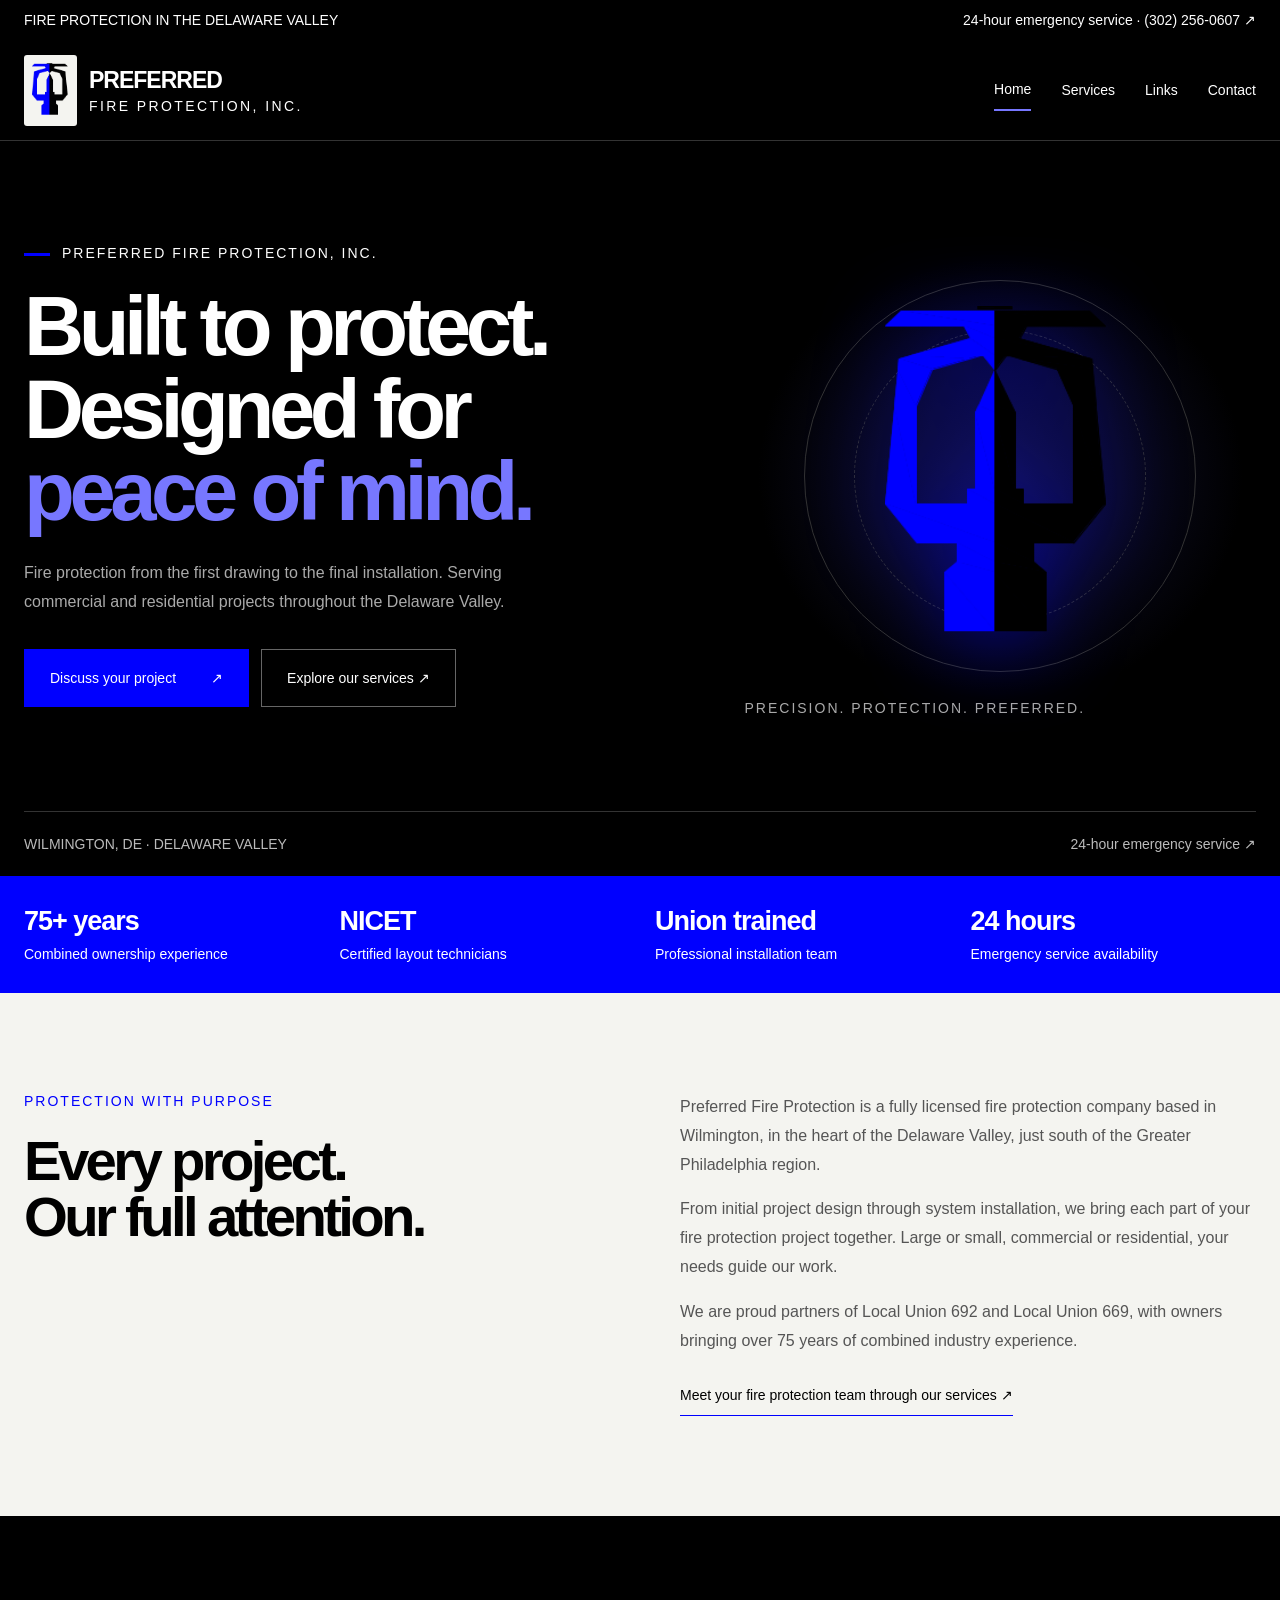
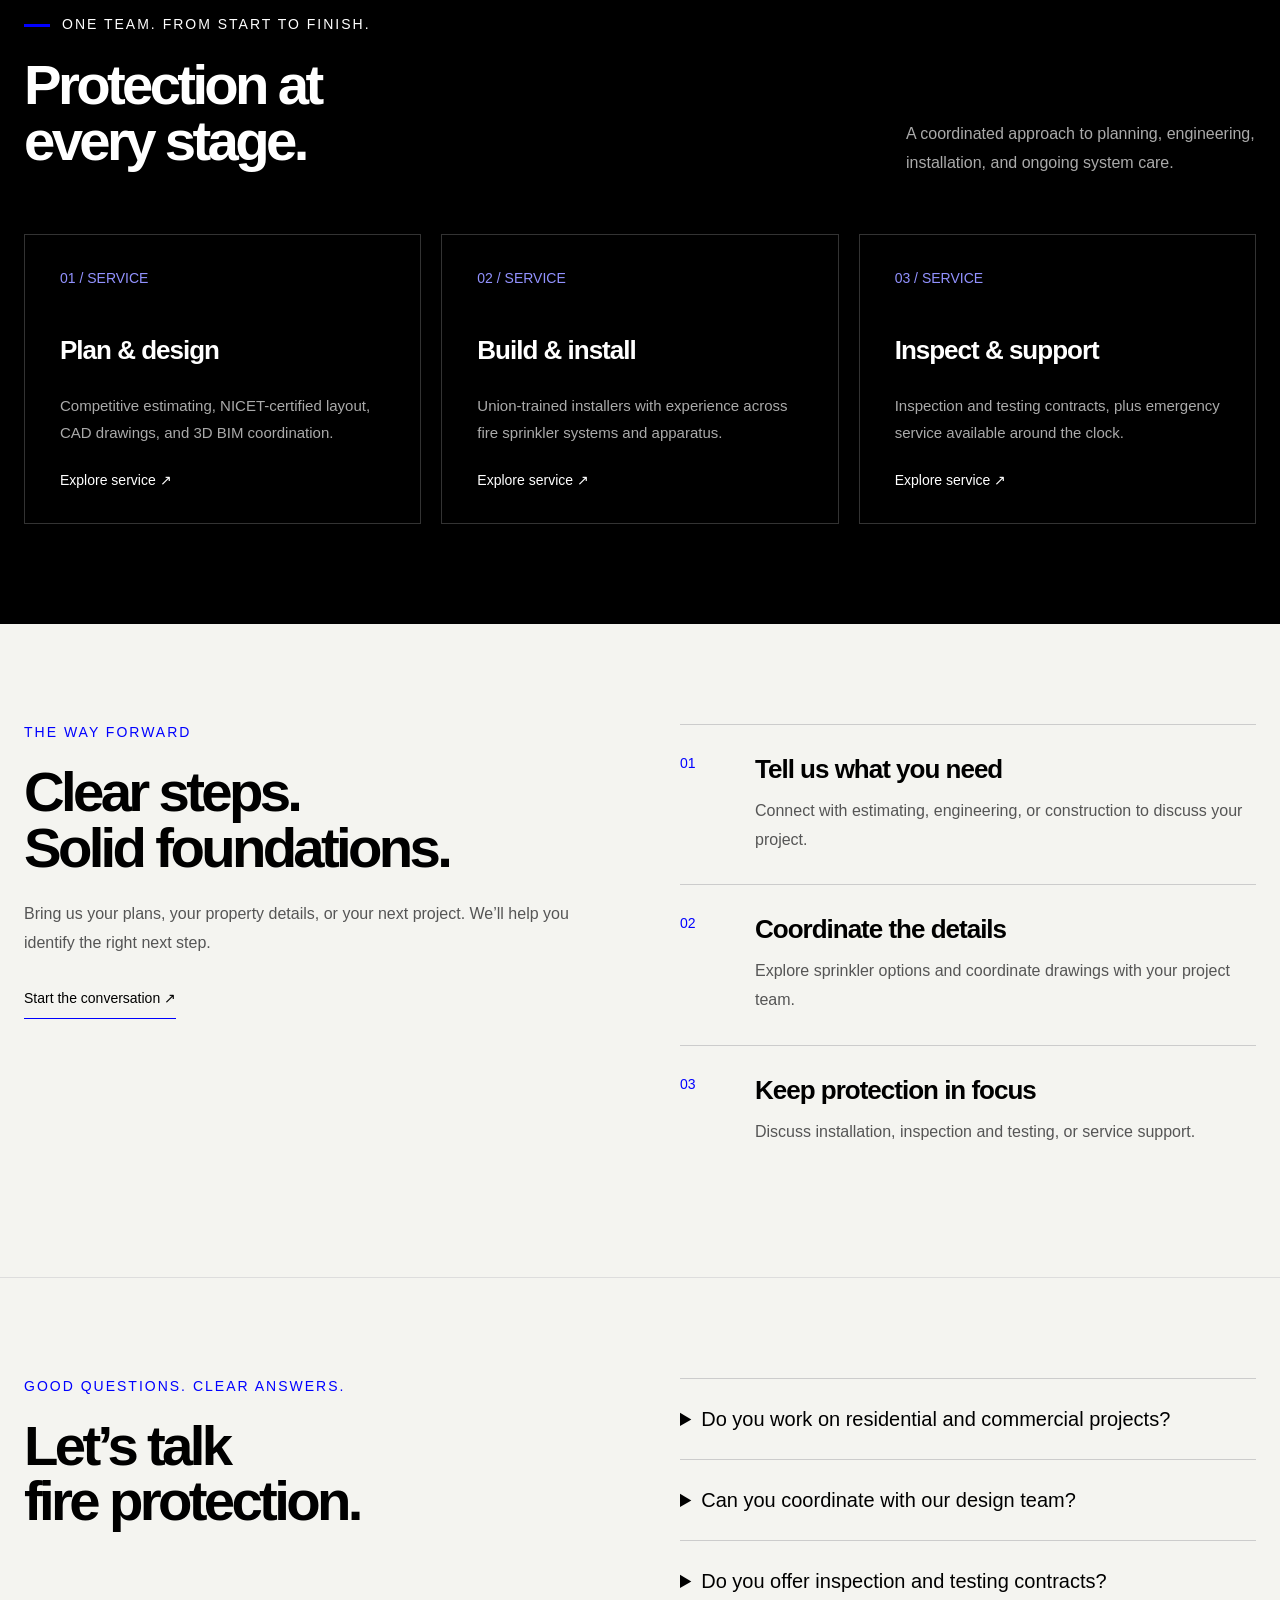
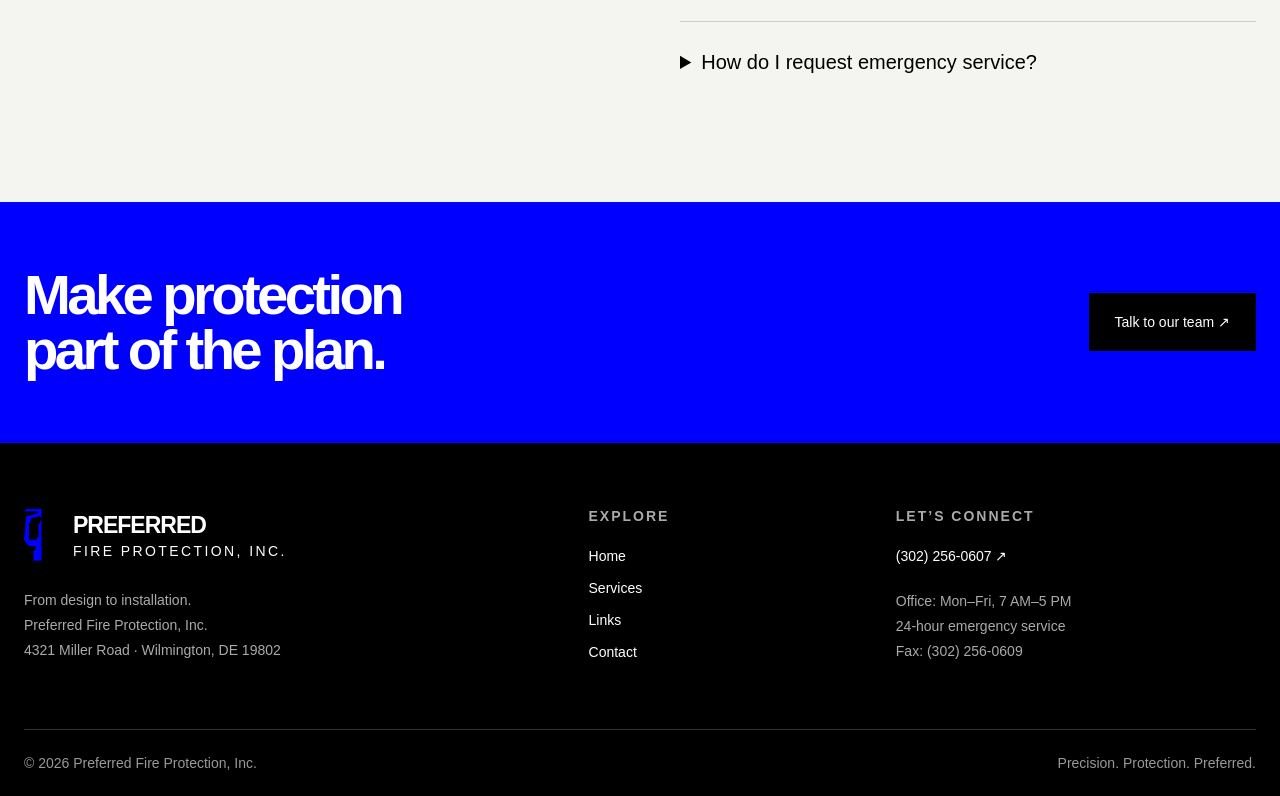
<file: index.html>
<!doctype html><html lang="en"><head><meta charset="utf-8"><meta name="viewport" content="width=device-width,initial-scale=1"><meta name="theme-color" content="#000000"><title>Home | Preferred Fire Protection</title><meta name="description" content="Preferred Fire Protection in Wilmington, Delaware. Fire sprinkler design, installation, inspection, testing and 24-hour emergency service."><link rel="icon" href="assets/sprinklerPic3.png"><link rel="stylesheet" href="style.css"><script defer src="app.js"></script><script defer src="./preview-alerts.js" data-site="preferred-fire"></script></head><body><div class="topbar"><div class="wrap"><span>FIRE PROTECTION IN THE DELAWARE VALLEY</span><a href="tel:+13022560607">24-hour emergency service · (302) 256-0607 ↗</a></div></div><header><div class="wrap"><a class="brand" href="index.html" aria-label="Preferred Fire Protection home"><img src="assets/sprinklerPic3.png" alt=""><div><strong>PREFERRED</strong><small>FIRE PROTECTION, INC.</small></div></a><button class="menu" aria-expanded="false" aria-controls="navigation">Menu</button><nav id="navigation"><a href="index.html" aria-current="page">Home</a><a href="services.html" >Services</a><a href="links.html" >Links</a><a href="contact.html" >Contact</a></nav></div></header><main id="main"><section class="hero"><div class="wrap hero-grid"><div><span class="eyebrow">Preferred Fire Protection, Inc.</span><h1>Built to protect.<br>Designed for<br><em>peace of mind.</em></h1><p>Fire protection from the first drawing to the final installation. Serving commercial and residential projects throughout the Delaware Valley.</p><div class="actions"><a class="btn" href="contact.html">Discuss your project <span>↗</span></a><a class="btn outline" href="services.html">Explore our services ↗</a></div></div><div class="art"><img src="assets/sprinklerPic3.png" alt="Preferred Fire Protection's original blue sprinkler artwork"><small>PRECISION. PROTECTION. PREFERRED.</small></div></div><div class="wrap hero-foot"><span>WILMINGTON, DE · DELAWARE VALLEY</span><a href="tel:+13022560607">24-hour emergency service ↗</a></div></section><section class="trust"><div class="wrap"><div><b>75+ years</b><span>Combined ownership experience</span></div><div><b>NICET</b><span>Certified layout technicians</span></div><div><b>Union trained</b><span>Professional installation team</span></div><div><b>24 hours</b><span>Emergency service availability</span></div></div></section><section class="section"><div class="wrap split reveal"><div><span class="tag">Protection with purpose</span><h2>Every project.<br>Our full attention.</h2></div><div><p>Preferred Fire Protection is a fully licensed fire protection company based in Wilmington, in the heart of the Delaware Valley, just south of the Greater Philadelphia region.</p><p>From initial project design through system installation, we bring each part of your fire protection project together. Large or small, commercial or residential, your needs guide our work.</p><p>We are proud partners of Local Union 692 and Local Union 669, with owners bringing over 75 years of combined industry experience.</p><a class="text-link" href="services.html">Meet your fire protection team through our services ↗</a></div></div></section><section class="section dark"><div class="wrap"><div class="heading reveal"><div><span class="eyebrow">One team. From start to finish.</span><h2>Protection at<br>every stage.</h2></div><p>A coordinated approach to planning, engineering, installation, and ongoing system care.</p></div><div class="cards"><article class="card reveal"><span class="number">01 / SERVICE</span><h3>Plan & design</h3><p>Competitive estimating, NICET-certified layout, CAD drawings, and 3D BIM coordination.</p><a href="services.html#service-0">Explore service ↗</a></article><article class="card reveal"><span class="number">02 / SERVICE</span><h3>Build & install</h3><p>Union-trained installers with experience across fire sprinkler systems and apparatus.</p><a href="services.html#service-2">Explore service ↗</a></article><article class="card reveal"><span class="number">03 / SERVICE</span><h3>Inspect & support</h3><p>Inspection and testing contracts, plus emergency service available around the clock.</p><a href="services.html#service-3">Explore service ↗</a></article></div></div></section><section class="section"><div class="wrap split"><div class="reveal"><span class="tag">The way forward</span><h2>Clear steps.<br>Solid foundations.</h2><p>Bring us your plans, your property details, or your next project. We’ll help you identify the right next step.</p><a class="text-link" href="contact.html">Start the conversation ↗</a></div><div class="reveal"><article class="line"><span>01</span><div><h3>Tell us what you need</h3><p>Connect with estimating, engineering, or construction to discuss your project.</p></div></article><article class="line"><span>02</span><div><h3>Coordinate the details</h3><p>Explore sprinkler options and coordinate drawings with your project team.</p></div></article><article class="line"><span>03</span><div><h3>Keep protection in focus</h3><p>Discuss installation, inspection and testing, or service support.</p></div></article></div></div></section><section class="section" style="border-top:1px solid #ddd"><div class="wrap split"><div><span class="tag">Good questions. Clear answers.</span><h2>Let’s talk<br>fire protection.</h2></div><div class="faq reveal"><details><summary>Do you work on residential and commercial projects?</summary><p>Yes. Preferred Fire Protection handles projects of all sizes, from commercial buildings to residential properties.</p></details><details><summary>Can you coordinate with our design team?</summary><p>Yes. Our layout technicians offer CAD drawings and 3D BIM coordination, with REVIT files available when required.</p></details><details><summary>Do you offer inspection and testing contracts?</summary><p>Yes. Contact our office to discuss an inspection and testing contract for your property.</p></details><details><summary>How do I request emergency service?</summary><p>Call (302) 256-0607 for 24-hour emergency service. For an active fire or immediate danger, call 911 first.</p></details></div></div></section></main><section class="cta"><div class="wrap"><h2>Make protection<br>part of the plan.</h2><a class="btn" href="contact.html">Talk to our team ↗</a></div></section><footer><div class="wrap"><div class="footer-grid"><div><a class="brand" href="index.html" aria-label="Preferred Fire Protection home"><img src="assets/sprinklerPic3.png" alt=""><div><strong>PREFERRED</strong><small>FIRE PROTECTION, INC.</small></div></a><p>From design to installation.<br>Preferred Fire Protection, Inc.<br>4321 Miller Road · Wilmington, DE 19802</p></div><div><h3>EXPLORE</h3><a href="index.html">Home</a><a href="services.html">Services</a><a href="links.html">Links</a><a href="contact.html">Contact</a></div><div><h3>LET’S CONNECT</h3><a href="tel:+13022560607">(302) 256-0607 ↗</a><p>Office: Mon–Fri, 7 AM–5 PM<br>24-hour emergency service<br>Fax: (302) 256-0609</p></div></div><div class="copyright"><span>© 2026 Preferred Fire Protection, Inc.</span><span>Precision. Protection. Preferred.</span></div></div></footer></body></html>
</file>
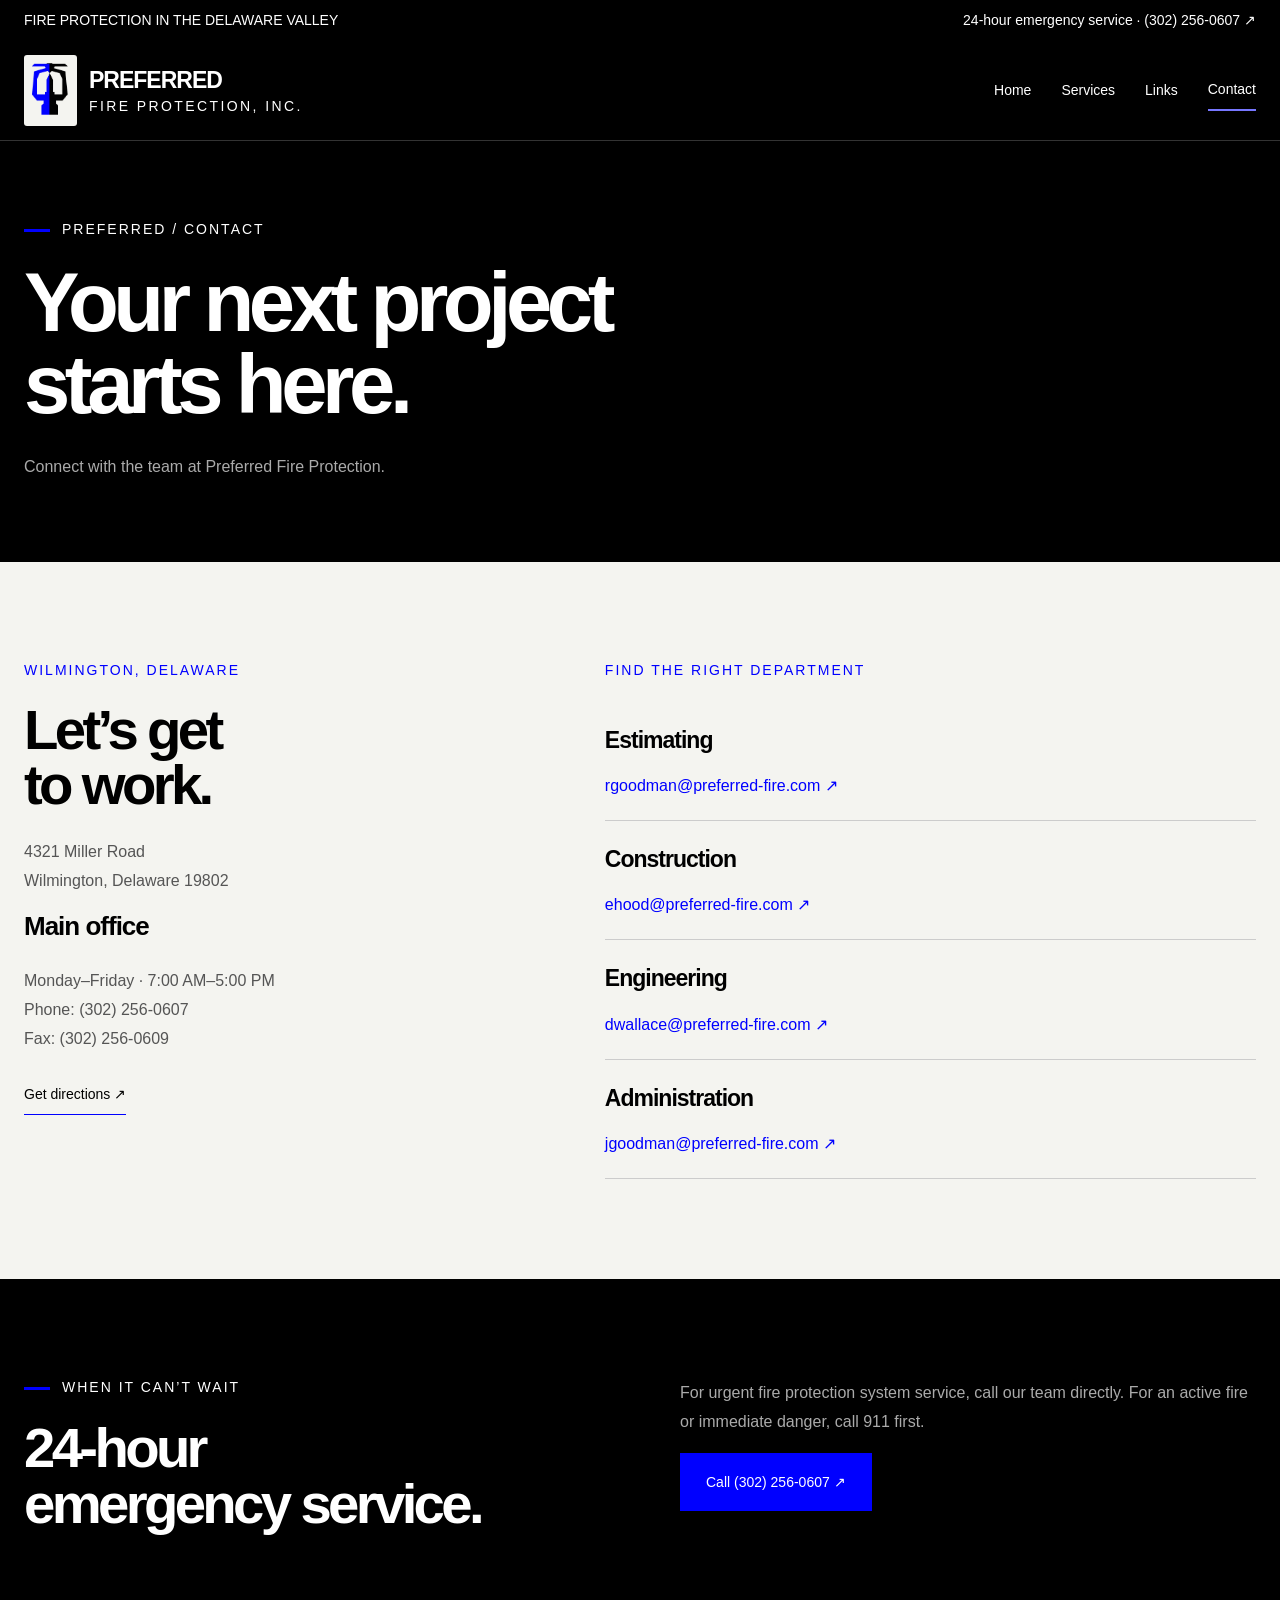
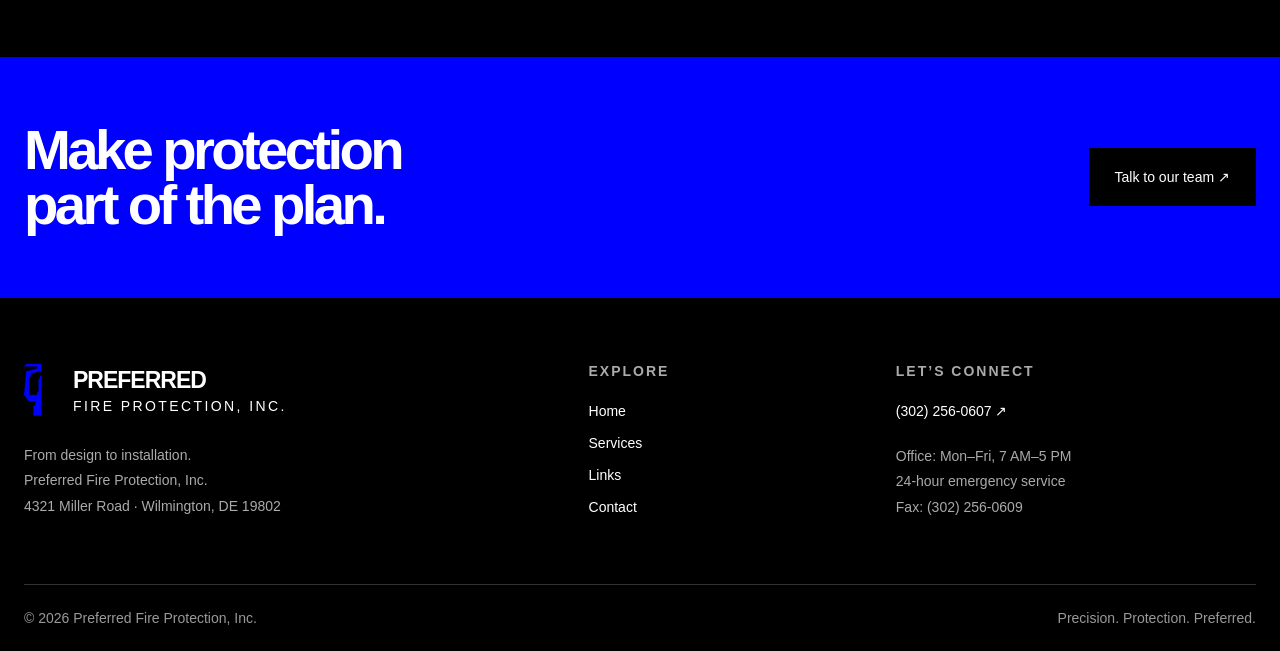
<file: contact.html>
<!doctype html><html lang="en"><head><meta charset="utf-8"><meta name="viewport" content="width=device-width,initial-scale=1"><meta name="theme-color" content="#000000"><title>Contact | Preferred Fire Protection</title><meta name="description" content="Preferred Fire Protection in Wilmington, Delaware. Fire sprinkler design, installation, inspection, testing and 24-hour emergency service."><link rel="icon" href="assets/sprinklerPic3.png"><link rel="stylesheet" href="style.css"><script defer src="app.js"></script><script defer src="./preview-alerts.js" data-site="preferred-fire"></script></head><body><div class="topbar"><div class="wrap"><span>FIRE PROTECTION IN THE DELAWARE VALLEY</span><a href="tel:+13022560607">24-hour emergency service · (302) 256-0607 ↗</a></div></div><header><div class="wrap"><a class="brand" href="index.html" aria-label="Preferred Fire Protection home"><img src="assets/sprinklerPic3.png" alt=""><div><strong>PREFERRED</strong><small>FIRE PROTECTION, INC.</small></div></a><button class="menu" aria-expanded="false" aria-controls="navigation">Menu</button><nav id="navigation"><a href="index.html" >Home</a><a href="services.html" >Services</a><a href="links.html" >Links</a><a href="contact.html" aria-current="page">Contact</a></nav></div></header><main id="main"><section class="page-hero"><div class="wrap"><span class="eyebrow">Preferred / Contact</span><h1>Your next project<br>starts here.</h1><p>Connect with the team at Preferred Fire Protection.</p></div></section><section class="section"><div class="wrap contact-grid"><div><span class="tag">Wilmington, Delaware</span><h2>Let’s get<br>to work.</h2><p>4321 Miller Road<br>Wilmington, Delaware 19802</p><h3>Main office</h3><p>Monday–Friday · 7:00 AM–5:00 PM<br><a href="tel:+13022560607">Phone: (302) 256-0607</a><br>Fax: (302) 256-0609</p><a class="text-link" href="https://www.google.com/maps/search/?api=1&query=4321+Miller+Road+Wilmington+DE+19802" target="_blank" rel="noopener">Get directions ↗</a></div><div class="departments reveal"><span class="tag">Find the right department</span><article><h3>Estimating</h3><a href="mailto:rgoodman@preferred-fire.com">rgoodman@preferred-fire.com ↗</a></article><article><h3>Construction</h3><a href="mailto:ehood@preferred-fire.com">ehood@preferred-fire.com ↗</a></article><article><h3>Engineering</h3><a href="mailto:dwallace@preferred-fire.com">dwallace@preferred-fire.com ↗</a></article><article><h3>Administration</h3><a href="mailto:jgoodman@preferred-fire.com">jgoodman@preferred-fire.com ↗</a></article></div></div></section><section class="section dark"><div class="wrap split"><div><span class="eyebrow">When it can’t wait</span><h2>24-hour<br>emergency service.</h2></div><div><p>For urgent fire protection system service, call our team directly. For an active fire or immediate danger, call 911 first.</p><a class="btn" href="tel:+13022560607">Call (302) 256-0607 ↗</a></div></div></section></main><section class="cta"><div class="wrap"><h2>Make protection<br>part of the plan.</h2><a class="btn" href="contact.html">Talk to our team ↗</a></div></section><footer><div class="wrap"><div class="footer-grid"><div><a class="brand" href="index.html" aria-label="Preferred Fire Protection home"><img src="assets/sprinklerPic3.png" alt=""><div><strong>PREFERRED</strong><small>FIRE PROTECTION, INC.</small></div></a><p>From design to installation.<br>Preferred Fire Protection, Inc.<br>4321 Miller Road · Wilmington, DE 19802</p></div><div><h3>EXPLORE</h3><a href="index.html">Home</a><a href="services.html">Services</a><a href="links.html">Links</a><a href="contact.html">Contact</a></div><div><h3>LET’S CONNECT</h3><a href="tel:+13022560607">(302) 256-0607 ↗</a><p>Office: Mon–Fri, 7 AM–5 PM<br>24-hour emergency service<br>Fax: (302) 256-0609</p></div></div><div class="copyright"><span>© 2026 Preferred Fire Protection, Inc.</span><span>Precision. Protection. Preferred.</span></div></div></footer></body></html>
</file>
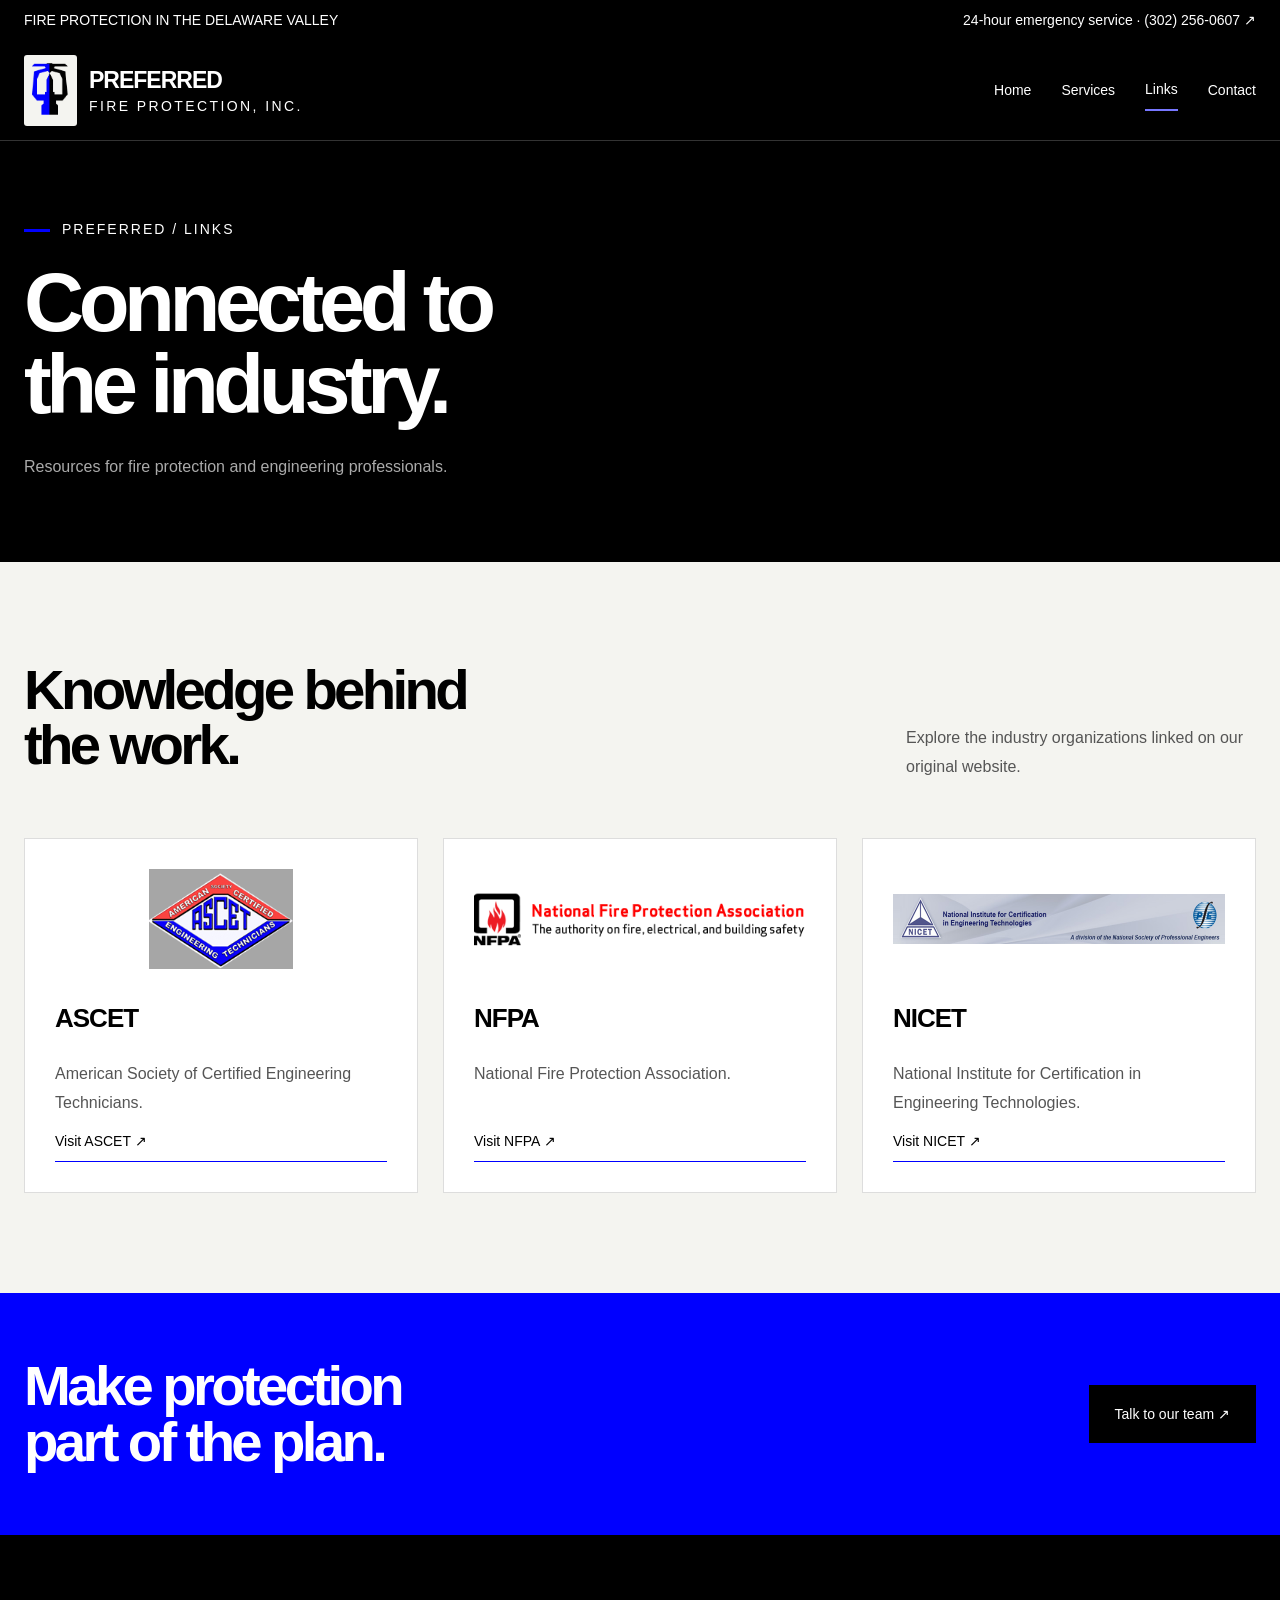
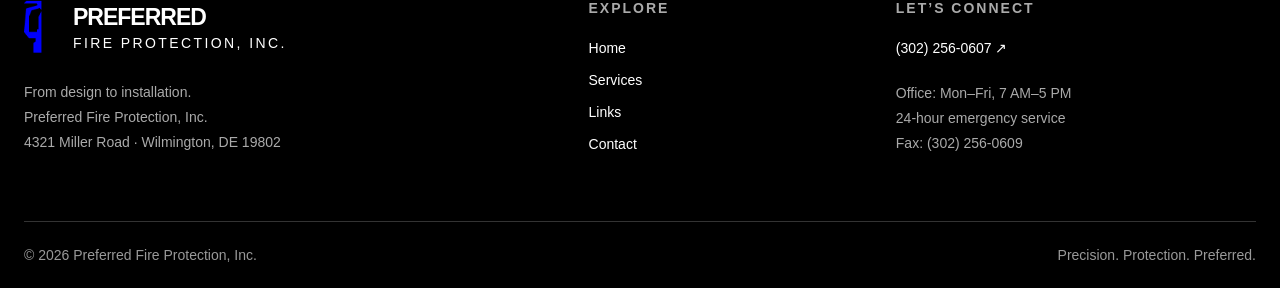
<file: links.html>
<!doctype html><html lang="en"><head><meta charset="utf-8"><meta name="viewport" content="width=device-width,initial-scale=1"><meta name="theme-color" content="#000000"><title>Links | Preferred Fire Protection</title><meta name="description" content="Preferred Fire Protection in Wilmington, Delaware. Fire sprinkler design, installation, inspection, testing and 24-hour emergency service."><link rel="icon" href="assets/sprinklerPic3.png"><link rel="stylesheet" href="style.css"><script defer src="app.js"></script><script defer src="./preview-alerts.js" data-site="preferred-fire"></script></head><body><div class="topbar"><div class="wrap"><span>FIRE PROTECTION IN THE DELAWARE VALLEY</span><a href="tel:+13022560607">24-hour emergency service · (302) 256-0607 ↗</a></div></div><header><div class="wrap"><a class="brand" href="index.html" aria-label="Preferred Fire Protection home"><img src="assets/sprinklerPic3.png" alt=""><div><strong>PREFERRED</strong><small>FIRE PROTECTION, INC.</small></div></a><button class="menu" aria-expanded="false" aria-controls="navigation">Menu</button><nav id="navigation"><a href="index.html" >Home</a><a href="services.html" >Services</a><a href="links.html" aria-current="page">Links</a><a href="contact.html" >Contact</a></nav></div></header><main id="main"><section class="page-hero"><div class="wrap"><span class="eyebrow">Preferred / Links</span><h1>Connected to<br>the industry.</h1><p>Resources for fire protection and engineering professionals.</p></div></section><section class="section"><div class="wrap"><div class="heading"><h2>Knowledge behind<br>the work.</h2><p>Explore the industry organizations linked on our original website.</p></div><div class="resources"><article class="resource reveal"><img src="assets/ascet.png" alt="ASCET artwork from the original website"><h3>ASCET</h3><p>American Society of Certified Engineering Technicians.</p><a class="text-link" href="https://www.ascet.org" target="_blank" rel="noopener">Visit ASCET ↗</a></article><article class="resource reveal"><img src="assets/nfpa.png" alt="NFPA artwork from the original website"><h3>NFPA</h3><p>National Fire Protection Association.</p><a class="text-link" href="https://www.nfpa.org" target="_blank" rel="noopener">Visit NFPA ↗</a></article><article class="resource reveal"><img src="assets/nicet.png" alt="NICET artwork from the original website"><h3>NICET</h3><p>National Institute for Certification in Engineering Technologies.</p><a class="text-link" href="https://www.nicet.org" target="_blank" rel="noopener">Visit NICET ↗</a></article></div></div></section></main><section class="cta"><div class="wrap"><h2>Make protection<br>part of the plan.</h2><a class="btn" href="contact.html">Talk to our team ↗</a></div></section><footer><div class="wrap"><div class="footer-grid"><div><a class="brand" href="index.html" aria-label="Preferred Fire Protection home"><img src="assets/sprinklerPic3.png" alt=""><div><strong>PREFERRED</strong><small>FIRE PROTECTION, INC.</small></div></a><p>From design to installation.<br>Preferred Fire Protection, Inc.<br>4321 Miller Road · Wilmington, DE 19802</p></div><div><h3>EXPLORE</h3><a href="index.html">Home</a><a href="services.html">Services</a><a href="links.html">Links</a><a href="contact.html">Contact</a></div><div><h3>LET’S CONNECT</h3><a href="tel:+13022560607">(302) 256-0607 ↗</a><p>Office: Mon–Fri, 7 AM–5 PM<br>24-hour emergency service<br>Fax: (302) 256-0609</p></div></div><div class="copyright"><span>© 2026 Preferred Fire Protection, Inc.</span><span>Precision. Protection. Preferred.</span></div></div></footer></body></html>
</file>
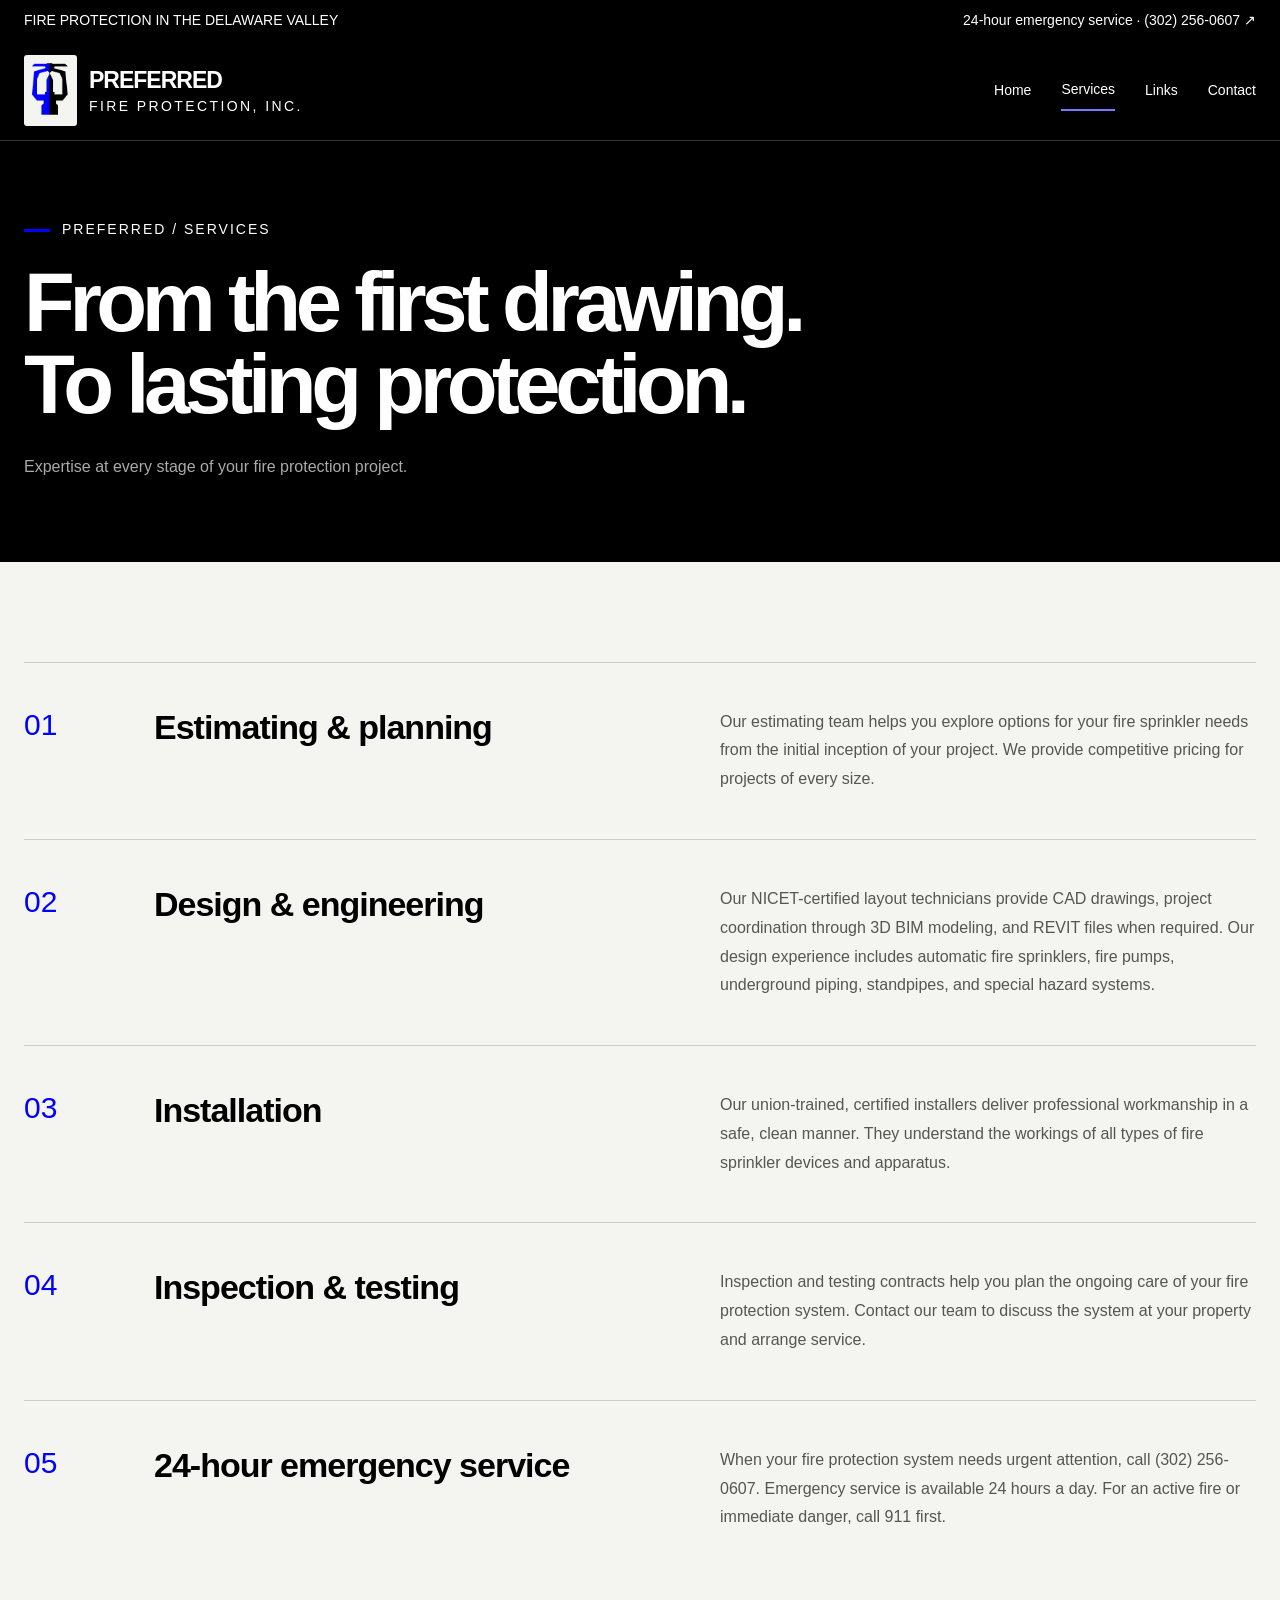
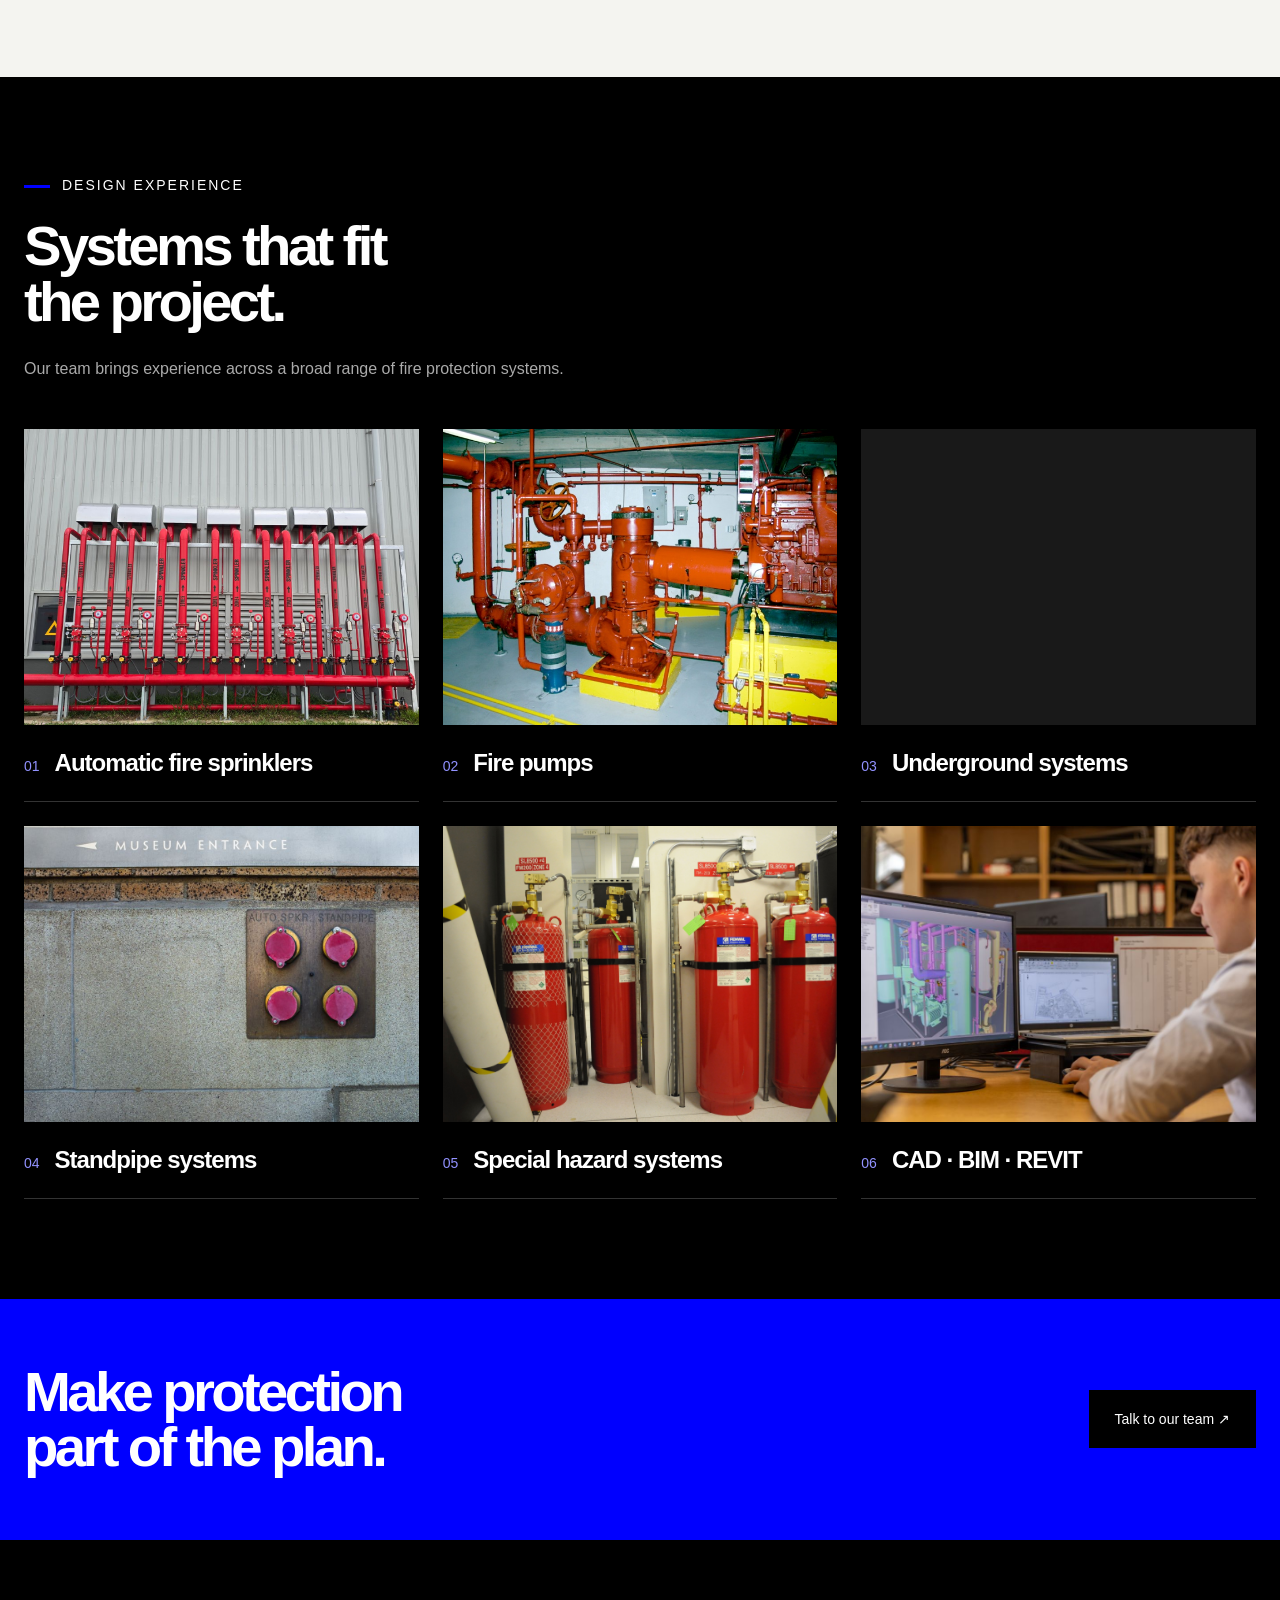
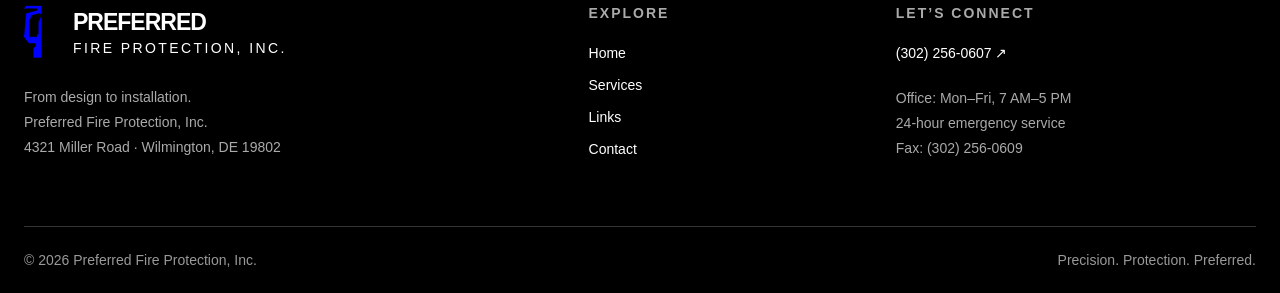
<file: services.html>
<!doctype html>
<html lang="en">
  <head>
    <meta charset="utf-8" />
    <meta name="viewport" content="width=device-width,initial-scale=1" />
    <meta name="theme-color" content="#000000" />
    <title>Services | Preferred Fire Protection</title>
    <meta
      name="description"
      content="Preferred Fire Protection in Wilmington, Delaware. Fire sprinkler design, installation, inspection, testing and 24-hour emergency service."
    />
    <link rel="icon" href="assets/sprinklerPic3.png" />
    <link rel="stylesheet" href="style.css" />
    <script defer src="app.js"></script>
  <script defer src="./preview-alerts.js" data-site="preferred-fire"></script></head>
  <body>
    <div class="topbar">
      <div class="wrap">
        <span>FIRE PROTECTION IN THE DELAWARE VALLEY</span
        ><a href="tel:+13022560607"
          >24-hour emergency service · (302) 256-0607 ↗</a
        >
      </div>
    </div>
    <header>
      <div class="wrap">
        <a
          class="brand"
          href="index.html"
          aria-label="Preferred Fire Protection home"
          ><img src="assets/sprinklerPic3.png" alt="" />
          <div>
            <strong>PREFERRED</strong><small>FIRE PROTECTION, INC.</small>
          </div></a
        ><button class="menu" aria-expanded="false" aria-controls="navigation">
          Menu
        </button>
        <nav id="navigation">
          <a href="index.html">Home</a
          ><a href="services.html" aria-current="page">Services</a
          ><a href="links.html">Links</a><a href="contact.html">Contact</a>
        </nav>
      </div>
    </header>
    <main id="main">
      <section class="page-hero">
        <div class="wrap">
          <span class="eyebrow">Preferred / Services</span>
          <h1>From the first drawing.<br />To lasting protection.</h1>
          <p>Expertise at every stage of your fire protection project.</p>
        </div>
      </section>
      <section class="section">
        <div class="wrap">
          <article class="service reveal" id="service-0">
            <span class="number">01</span>
            <h3>Estimating & planning</h3>
            <p>
              Our estimating team helps you explore options for your fire
              sprinkler needs from the initial inception of your project. We
              provide competitive pricing for projects of every size.
            </p>
          </article>
          <article class="service reveal" id="service-1">
            <span class="number">02</span>
            <h3>Design & engineering</h3>
            <p>
              Our NICET-certified layout technicians provide CAD drawings,
              project coordination through 3D BIM modeling, and REVIT files when
              required. Our design experience includes automatic fire
              sprinklers, fire pumps, underground piping, standpipes, and
              special hazard systems.
            </p>
          </article>
          <article class="service reveal" id="service-2">
            <span class="number">03</span>
            <h3>Installation</h3>
            <p>
              Our union-trained, certified installers deliver professional
              workmanship in a safe, clean manner. They understand the workings
              of all types of fire sprinkler devices and apparatus.
            </p>
          </article>
          <article class="service reveal" id="service-3">
            <span class="number">04</span>
            <h3>Inspection & testing</h3>
            <p>
              Inspection and testing contracts help you plan the ongoing care of
              your fire protection system. Contact our team to discuss the
              system at your property and arrange service.
            </p>
          </article>
          <article class="service reveal" id="service-4">
            <span class="number">05</span>
            <h3>24-hour emergency service</h3>
            <p>
              When your fire protection system needs urgent attention, call
              (302) 256-0607. Emergency service is available 24 hours a day. For
              an active fire or immediate danger, call 911 first.
            </p>
          </article>
        </div>
      </section>
      <section class="section dark">
        <div class="wrap">
          <span class="eyebrow">Design experience</span>
          <h2>Systems that fit<br />the project.</h2>
          <p>
            Our team brings experience across a broad range of fire protection
            systems.
          </p>
          <div class="system-gallery" id="systems-gallery">
            <figure class="system-photo reveal">
              <div class="system-photo-frame">
                <img
                  src="assets/sprinkler-piping.jpg"
                  alt="Red automatic sprinkler risers with gauges and control valves"
                  width="1200"
                  height="900"
                  loading="lazy"
                  decoding="async"
                />
              </div>
              <figcaption>
                <span>01</span>
                <h3>Automatic fire sprinklers</h3>
              </figcaption>
            </figure>
            <figure class="system-photo reveal">
              <div class="system-photo-frame">
                <img
                  src="assets/fire-pumps.jpg"
                  alt="Vertical turbine fire pump coupled to a diesel engine"
                  width="698"
                  height="533"
                  loading="lazy"
                  decoding="async"
                />
              </div>
              <figcaption>
                <span>02</span>
                <h3>Fire pumps</h3>
              </figcaption>
            </figure>
            <figure class="system-photo reveal">
              <div class="system-photo-frame">
                <img
                  src="assets/underground-systems.jpg"
                  alt="Exposed utility pipework in an excavated construction trench"
                  width="1000"
                  height="667"
                  loading="lazy"
                  decoding="async"
                />
              </div>
              <figcaption>
                <span>03</span>
                <h3>Underground systems</h3>
              </figcaption>
            </figure>
            <figure class="system-photo reveal">
              <div class="system-photo-frame">
                <img
                  src="assets/standpipe-connections.jpg"
                  alt="Exterior fire department connections for sprinklers and standpipes"
                  width="1000"
                  height="799"
                  loading="lazy"
                  decoding="async"
                />
              </div>
              <figcaption>
                <span>04</span>
                <h3>Standpipe systems</h3>
              </figcaption>
            </figure>
            <figure class="system-photo reveal">
              <div class="system-photo-frame">
                <img
                  src="assets/special-hazard-systems.jpg"
                  alt="FM-200 clean-agent fire suppression cylinders and discharge pipework"
                  width="4288"
                  height="2848"
                  loading="lazy"
                  decoding="async"
                />
              </div>
              <figcaption>
                <span>05</span>
                <h3>Special hazard systems</h3>
              </figcaption>
            </figure>
            <figure class="system-photo reveal">
              <div class="system-photo-frame">
                <img
                  src="assets/cad-bim-revit.jpg"
                  alt="Engineer reviewing a three-dimensional piping model on a computer"
                  width="1000"
                  height="667"
                  loading="lazy"
                  decoding="async"
                />
              </div>
              <figcaption>
                <span>06</span>
                <h3>CAD · BIM · REVIT</h3>
              </figcaption>
            </figure>
          </div>
        </div>
      </section>
    </main>
    <section class="cta">
      <div class="wrap">
        <h2>Make protection<br />part of the plan.</h2>
        <a class="btn" href="contact.html">Talk to our team ↗</a>
      </div>
    </section>
    <footer>
      <div class="wrap">
        <div class="footer-grid">
          <div>
            <a
              class="brand"
              href="index.html"
              aria-label="Preferred Fire Protection home"
              ><img src="assets/sprinklerPic3.png" alt="" />
              <div>
                <strong>PREFERRED</strong><small>FIRE PROTECTION, INC.</small>
              </div></a
            >
            <p>
              From design to installation.<br />Preferred Fire Protection,
              Inc.<br />4321 Miller Road · Wilmington, DE 19802
            </p>
          </div>
          <div>
            <h3>EXPLORE</h3>
            <a href="index.html">Home</a><a href="services.html">Services</a
            ><a href="links.html">Links</a><a href="contact.html">Contact</a>
          </div>
          <div>
            <h3>LET’S CONNECT</h3>
            <a href="tel:+13022560607">(302) 256-0607 ↗</a>
            <p>
              Office: Mon–Fri, 7 AM–5 PM<br />24-hour emergency service<br />Fax:
              (302) 256-0609
            </p>
          </div>
        </div>
        <div class="copyright">
          <span>© 2026 Preferred Fire Protection, Inc.</span
          ><span>Precision. Protection. Preferred.</span>
        </div>
      </div>
    </footer>
  </body>
</html>
</file>
<file: style.css>
*{box-sizing:border-box} :root{--blue:#0000ff;--ink:#000;--paper:#f4f4f0}html{scroll-behavior:smooth;scroll-padding-top:30px}body{margin:0;background:var(--paper);color:#000;font:16px Arial,Helvetica,sans-serif}a{color:inherit;text-decoration:none}button,input,select,textarea{font:inherit}button,a{touch-action:manipulation}a:focus-visible,button:focus-visible,summary:focus-visible{outline:3px solid #7777ff;outline-offset:6px}.wrap{width:calc(100% - 48px);max-width:1240px;margin-inline:auto}.topbar{background:#000;color:#fff;font-size:14px}.topbar .wrap{display:flex;justify-content:space-between;padding-block:12px}header{background:#000;color:white;border-bottom:1px solid #333}header .wrap{height:100px;display:flex;align-items:center;justify-content:space-between;gap:30px}.brand{display:flex;align-items:center;gap:12px}.brand img{height:55px;width:37px;object-fit:contain}.brand strong{font-size:23px;letter-spacing:-1px}.brand small{display:block;font-size:14px;letter-spacing:2.4px;margin-top:4px}nav{display:flex;gap:30px;align-items:center}nav a{font-size:14px;padding:12px 0}nav a[aria-current],nav a:hover{border-bottom:2px solid #7777ff}.btn{display:inline-flex;align-items:center;justify-content:space-between;gap:35px;background:var(--blue);padding:20px 25px;color:white;font-size:14px;border:1px solid var(--blue);transition:transform .25s,background .25s;cursor:pointer}.btn:hover{transform:translateY(-3px);background:#2222ff}.btn.outline{background:transparent;border-color:#666}.menu{display:none;background:transparent;border:1px solid #666;color:white;padding:10px}.hero{background:#000;color:white;position:relative;overflow:hidden}.hero-grid{min-height:670px;display:grid;grid-template-columns:1.35fr 1fr;align-items:center;gap:30px;padding-block:80px}.eyebrow{display:block;font-size:14px;text-transform:uppercase;letter-spacing:2px;margin-bottom:25px}.eyebrow:before{content:'';display:inline-block;width:26px;height:3px;background:var(--blue);vertical-align:middle;margin-right:12px}h1,h2,h3,p{margin-top:0}h1,h2{font-weight:600;letter-spacing:-.065em;line-height:.99}h1{font-size:clamp(54px,6.5vw,94px);margin-bottom:26px}h1 em{font-style:normal;color:#7777ff}h2{font-size:clamp(40px,4.4vw,64px);margin-bottom:25px}h3{font-size:26px;letter-spacing:-1px;line-height:1.15}p{line-height:1.8;color:#555;max-width:650px}.hero p{color:#aaa;max-width:490px;margin-bottom:32px}.actions{display:flex;flex-wrap:wrap;gap:12px}.art{height:480px;position:relative;display:grid;place-items:center;background:radial-gradient(ellipse,#14143d 0%,#000 67%)}.art:before,.art:after{content:'';position:absolute;width:390px;height:390px;border:1px solid #333;border-radius:50%}.art:after{width:290px;height:290px;border-style:dashed;animation:rotate 60s linear infinite}.art img{position:relative;z-index:1;height:340px;max-width:90%;object-fit:contain;filter:drop-shadow(0 15px 40px #0000ff70);animation:float 7s ease-in-out infinite}.art small{position:absolute;bottom:0;left:0;color:#aaa;font-size:14px;letter-spacing:2px}.hero-foot{border-top:1px solid #333;display:flex;justify-content:space-between;padding-block:24px;font-size:14px;color:#bbb;gap:20px}.trust{background:var(--blue);color:white}.trust .wrap{display:grid;grid-template-columns:repeat(4,1fr);padding-block:30px;gap:30px}.trust b{display:block;font-size:27px;letter-spacing:-1px;margin-bottom:8px}.trust span{font-size:14px}.section{padding-block:100px}.split{display:grid;grid-template-columns:1fr 1fr;gap:80px}.tag{color:var(--blue);font-size:14px;text-transform:uppercase;letter-spacing:2px;margin-bottom:24px;display:block}.text-link{display:inline-block;padding-bottom:12px;border-bottom:1px solid var(--blue);font-size:14px;margin-top:16px}.dark{background:#000;color:white}.dark p{color:#aaa}.heading{display:flex;justify-content:space-between;gap:50px;align-items:end;margin-bottom:40px}.heading p{max-width:350px}.cards{display:grid;grid-template-columns:repeat(3,1fr);gap:20px}.card{padding:35px;min-height:290px;border:1px solid #333;transition:background .3s,transform .3s;display:flex;flex-direction:column}.card:hover{background:#111;transform:translateY(-6px)}.number{font-size:14px;color:#9292ff;margin-bottom:50px;display:block}.card p{font-size:15px;margin-bottom:25px}.card a{margin-top:auto;font-size:14px}.line{padding:30px 0;border-top:1px solid #ccc;display:grid;grid-template-columns:55px 1fr;gap:20px}.line span{color:var(--blue);font-size:14px}.line h3{margin-bottom:12px}.line p{margin-bottom:0}.faq details{border-top:1px solid #ccc;padding:25px 0}.faq summary{font-size:20px;cursor:pointer;line-height:1.5}.faq details p{margin-top:20px}.cta{background:var(--blue);color:white;padding-block:65px}.cta .wrap{display:flex;justify-content:space-between;align-items:center;gap:40px}.cta h2{max-width:720px;margin:0}.cta .btn{background:#000;border-color:#000;flex-shrink:0}footer{background:#000;color:white;padding-block:65px 25px}.footer-grid{display:grid;grid-template-columns:2fr 1fr 1.4fr;gap:50px}footer p{color:#aaa;font-size:14px;margin-top:25px}footer h3{font-size:14px;letter-spacing:2px;color:#aaa;margin-bottom:24px}footer a{display:block;font-size:14px;margin-bottom:16px}footer .brand{display:flex}.copyright{border-top:1px solid #333;padding-top:25px;margin-top:50px;color:#999;font-size:14px;display:flex;justify-content:space-between;gap:20px}.page-hero{padding-block:80px;background:#000;color:#fff}.page-hero h1{max-width:900px}.page-hero p{color:#aaa;margin-bottom:0}.service{display:grid;grid-template-columns:100px 1fr 1fr;gap:30px;padding-block:45px;border-top:1px solid #ccc}.service .number{color:var(--blue);font-size:30px}.service h3{font-size:34px}.service p{margin:0}.systems{display:flex;gap:12px;flex-wrap:wrap;margin-top:30px}.systems span{padding:14px 18px;border:1px solid #444;font-size:14px}.contact-grid{display:grid;grid-template-columns:1fr 1.3fr;gap:80px}.contact-grid a{overflow-wrap:anywhere}.departments article{padding-block:25px;border-bottom:1px solid #ccc}.departments h3{font-size:23px}.departments a{color:var(--blue)}.resources{display:grid;grid-template-columns:repeat(3,1fr);gap:25px}.resource{background:white;border:1px solid #ddd;padding:30px;display:flex;flex-direction:column}.resource img{width:100%;height:100px;object-fit:contain;margin-bottom:35px}.resource a{margin-top:auto}.reveal{transition:opacity .7s,transform .7s}.motion .reveal:not(.shown){opacity:0;transform:translateY(24px)}@keyframes float{50%{transform:translateY(-16px)}}@keyframes rotate{to{transform:rotate(360deg)}}@media(max-width:800px){header .wrap{height:85px}.menu{display:block}nav{display:none;position:absolute;top:127px;left:0;right:0;padding:25px;background:#000;z-index:10;flex-direction:column;align-items:stretch}nav.open{display:flex}.hero-grid{grid-template-columns:1fr;padding-block:55px;gap:15px}.art{height:310px}.art img{height:240px}.art:before{width:280px;height:280px}.art:after{width:220px;height:220px}.art small{font-size:14px}.hero-foot{flex-wrap:wrap}.trust .wrap{grid-template-columns:1fr 1fr}.section{padding-block:65px}.split,.contact-grid{grid-template-columns:1fr;gap:35px}.cards,.resources{grid-template-columns:1fr}.heading{display:block}.heading p{margin-top:25px}.service{grid-template-columns:40px 1fr;gap:15px}.service p{grid-column:2}.cta .wrap{align-items:start;flex-direction:column}.footer-grid{grid-template-columns:1fr;gap:30px}.topbar .wrap span{display:none}.copyright{flex-direction:column}.page-hero{padding-block:60px}}@media(prefers-reduced-motion:reduce){*{animation:none!important;transition:none!important;scroll-behavior:auto!important}.motion .reveal:not(.shown){opacity:1;transform:none}}
@media(max-width:800px){.brand strong{font-size:20px}.brand small{letter-spacing:.6px;font-size:14px}.brand{gap:8px}.brand img{width:27px;height:45px}header .wrap{gap:15px}}

/* Light backing preserves the blue and black header logo artwork. */
header .brand img {
  background-color: #f4f4f0;
  padding: 8px;
  width: 53px;
  height: 71px;
  border-radius: 3px;
  flex-shrink: 0;
}
@media (max-width: 800px) {
  header .brand img {
    width: 43px;
    height: 61px;
  }
}

/* Locally hosted stock photography in the services systems section. */
.system-gallery{display:grid;grid-template-columns:repeat(3,minmax(0,1fr));gap:24px;margin-top:45px}
.system-photo{margin:0;min-width:0}
.system-photo-frame{overflow:hidden;background:#191919;aspect-ratio:4/3}
.system-photo img{display:block;width:100%;height:100%;object-fit:cover;transition:transform .7s ease}
.system-photo:hover img{transform:scale(1.045)}
.system-photo:nth-child(4) img{object-position:70% center}
.system-photo figcaption{display:flex;gap:15px;align-items:baseline;border-bottom:1px solid #333;padding:23px 0}
.system-photo figcaption span{color:#9292ff;font-size:14px}
.system-photo h3{font-size:24px;margin:0;line-height:1.25}
.stock-note{font-size:14px;margin:24px 0 12px}
.photo-credits{font-size:14px;color:#aaa;line-height:1.8}
.photo-credits summary{cursor:pointer;width:fit-content}
.photo-credits p{font-size:14px;margin:10px 0 0}
.photo-credits a{text-decoration:underline;text-underline-offset:4px}
@media(max-width:800px){.system-gallery{grid-template-columns:1fr;gap:30px}.system-photo-frame{aspect-ratio:4/3}.system-photo h3{font-size:26px}}
</file>
